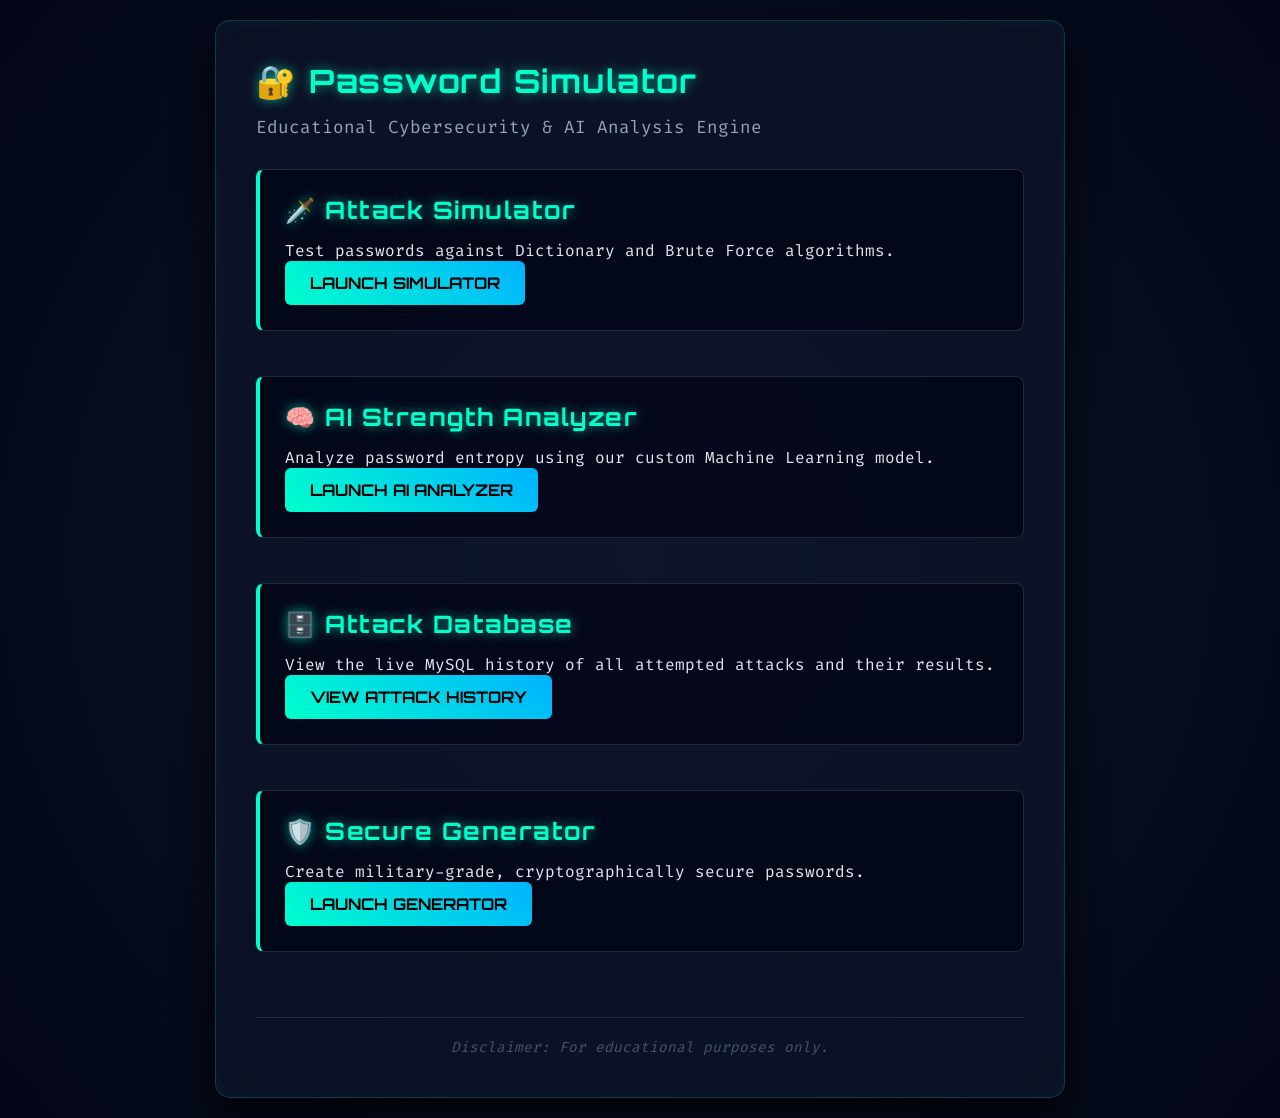
<file: frontend/index.html>
<!DOCTYPE html>
<html lang="en">
<head>
    <meta charset="UTF-8">
    <meta name="viewport" content="width=device-width, initial-scale=1.0">
    <title>Password Simulator</title>
    
    <link href="https://fonts.googleapis.com/css2?family=Fira+Code:wght@400;700&family=Orbitron:wght@500;700&display=swap" rel="stylesheet">
    <link rel="stylesheet" href="style.css">
</head>
<body>
    <div class="container main-menu">
        <h1>🔐 Password Simulator </h1>
        <p class="subtitle">Educational Cybersecurity & AI Analysis Engine</p>
        
        <div class="menu-grid">
            <div class="menu-card">
                <h2>🗡️ Attack Simulator</h2>
                <p>Test passwords against Dictionary and Brute Force algorithms.</p>
                <a href="attack.html" class="btn">Launch Simulator</a>
            </div>

            <div class="menu-card">
                <h2>🧠 AI Strength Analyzer</h2>
                <p>Analyze password entropy using our custom Machine Learning model.</p>
                <a href="strength.html" class="btn">Launch AI Analyzer</a>
            </div>

            <div class="menu-card">
                <h2>🗄️ Attack Database</h2>
                <p>View the live MySQL history of all attempted attacks and their results.</p>
                <a href="history.html" class="btn">View Attack History</a>
            </div>

            <div class="menu-card">
                <h2>🛡️ Secure Generator</h2>
                <p>Create military-grade, cryptographically secure passwords.</p>
                <a href="generator.html" class="btn">Launch Generator</a>
            </div>

        </div>

        <div class="footer">
            <p><em>Disclaimer: For educational purposes only.</em></p>
        </div>
    </div>
</body>
</html>
</file>
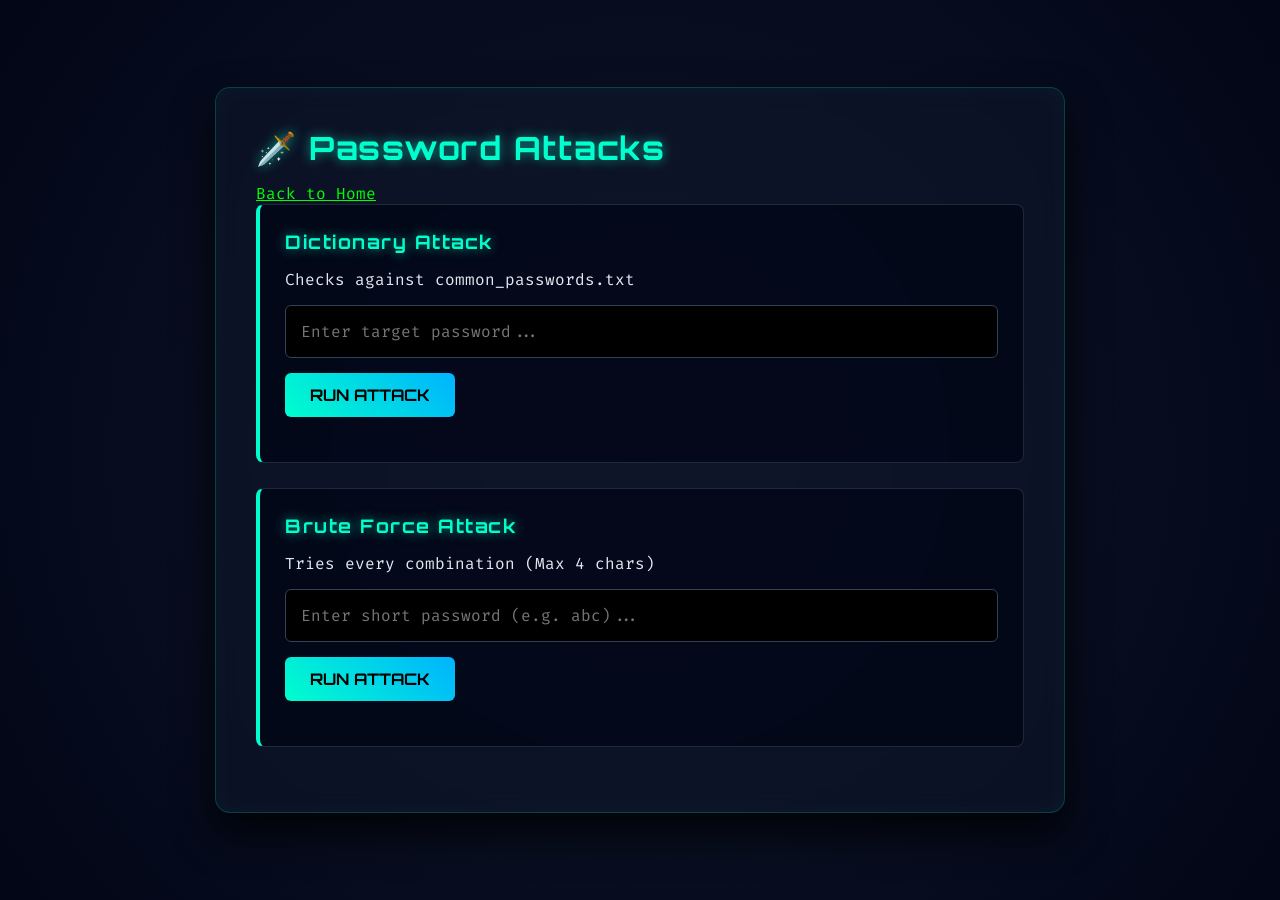
<file: frontend/attack.html>
<!DOCTYPE html>
<html lang="en">
<head>
    <meta charset="UTF-8">
    <title>Attacks - Password Simulator</title>
    <link href="https://fonts.googleapis.com/css2?family=Fira+Code:wght@400;700&family=Orbitron:wght@500;700&display=swap" rel="stylesheet">
    <link rel="stylesheet" href="style.css">
</head>
<body>
    <div class="container">
        <h1>🗡️ Password Attacks</h1>
        <a href="index.html" style="color: #00ff00;">Back to Home</a>

        <div class="attack-box">
            <h3>Dictionary Attack</h3>
            <p>Checks against common_passwords.txt</p>
            <input type="text" id="dictInput" placeholder="Enter target password...">
            <button onclick="runDictionaryAttack()">Run Attack</button>
            <div id="dictResult" class="result-box"></div>
        </div>

        <div class="attack-box">
            <h3>Brute Force Attack</h3>
            <p>Tries every combination (Max 4 chars)</p>
            <input type="text" id="bruteInput" placeholder="Enter short password (e.g. abc)...">
            <button onclick="runBruteForce()">Run Attack</button>
            <div id="bruteResult" class="result-box"></div>
        </div>
    </div>

    <script src="script.js"></script>
</body>
</html>
</file>
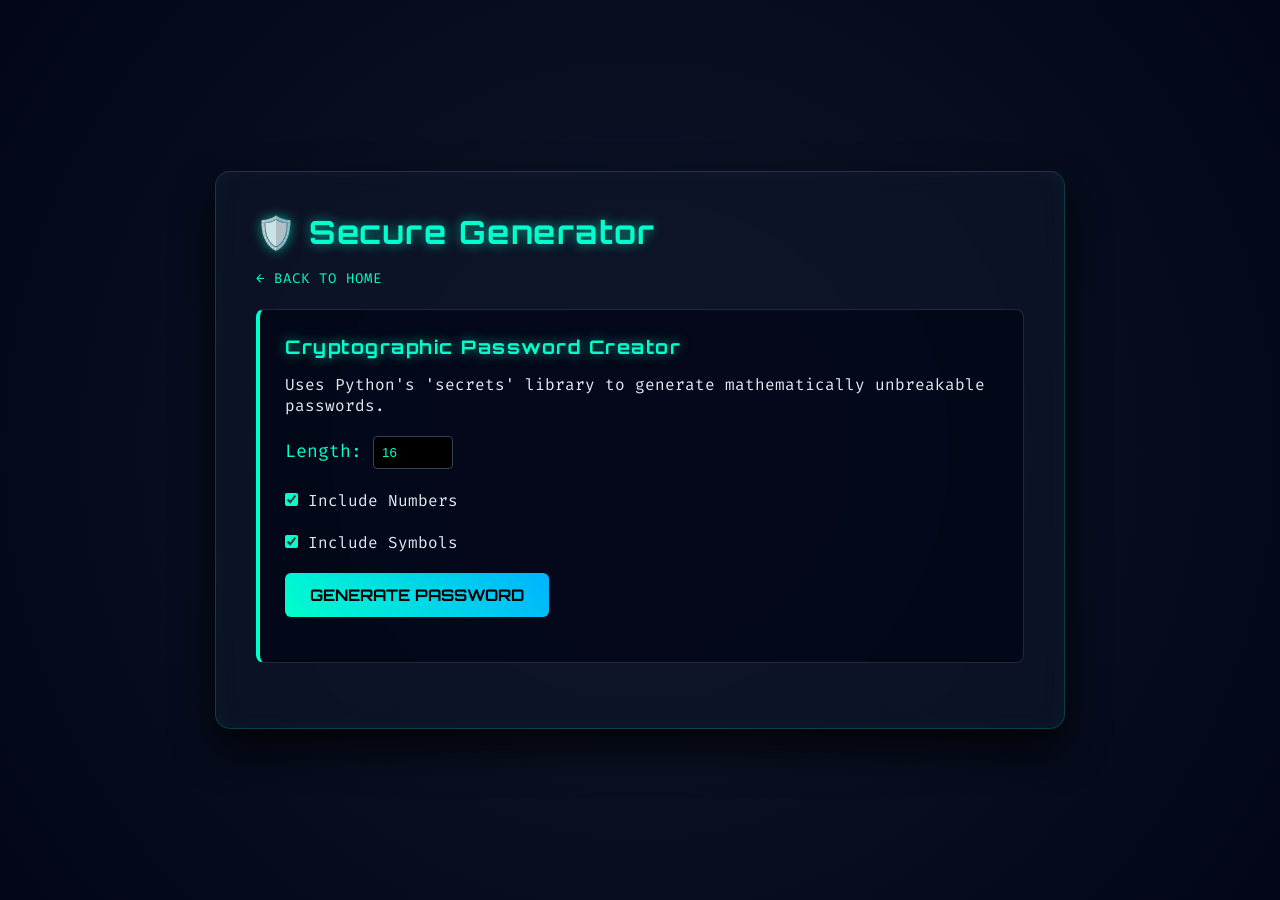
<file: frontend/generator.html>
<!DOCTYPE html>
<html lang="en">
<head>
    <meta charset="UTF-8">
    <title>Secure Generator - Password Simulator</title>
    <link href="https://fonts.googleapis.com/css2?family=Fira+Code:wght@400;700&family=Orbitron:wght@500;700&display=swap" rel="stylesheet">
    <link rel="stylesheet" href="style.css">
</head>
<body>
    <div class="container">
        <h1>🛡️ Secure Generator</h1>
        <a href="index.html" class="back-link">← Back to Home</a>

        <div class="attack-box">
            <h3>Cryptographic Password Creator</h3>
            <p>Uses Python's 'secrets' library to generate mathematically unbreakable passwords.</p>
            
            <div style="margin: 20px 0; font-family: 'Fira Code', monospace;">
                <label style="color: #00ffcc; font-size: 18px;">Length: </label>
                <input type="number" id="genLength" value="16" min="8" max="128" style="width: 80px; padding: 8px; background: #000; color: #00ffcc; border: 1px solid #334155; border-radius: 4px; outline: none;">
                
                <br><br>
                <label style="color: #e2e8f0; cursor: pointer;"><input type="checkbox" id="genNumbers" checked style="accent-color: #00ffcc;"> Include Numbers</label>
                <br><br>
                <label style="color: #e2e8f0; cursor: pointer;"><input type="checkbox" id="genSymbols" checked style="accent-color: #00ffcc;"> Include Symbols</label>
            </div>

            <button onclick="generatePassword()">Generate Password</button>
            <div id="genResult" class="result-box"></div>
        </div>
    </div>

    <script src="script.js"></script>
</body>
</html>
</file>
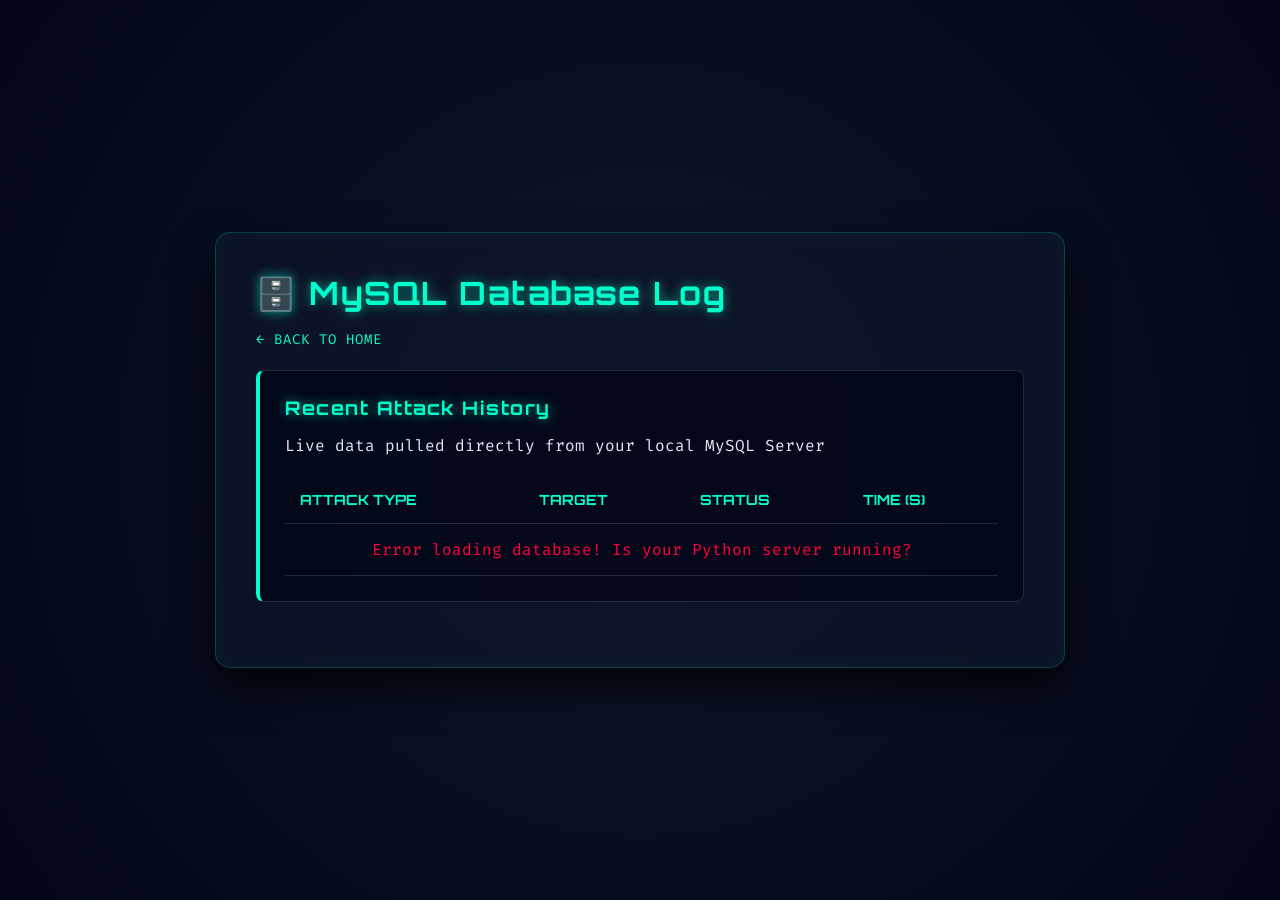
<file: frontend/history.html>
<!DOCTYPE html>
<html lang="en">
<head>
    <meta charset="UTF-8">
    <title>Attack History - Password Simulator</title>
    <link href="https://fonts.googleapis.com/css2?family=Fira+Code:wght@400;700&family=Orbitron:wght@500;700&display=swap" rel="stylesheet">
    <link rel="stylesheet" href="style.css">
</head>
<body>
    <div class="container">
        <h1>🗄️ MySQL Database Log</h1>
        <a href="index.html" class="back-link">← Back to Home</a>

        <div class="attack-box">
            <h3>Recent Attack History</h3>
            <p>Live data pulled directly from your local MySQL Server</p>
            
            <table>
                <thead>
                    <tr>
                        <th>Attack Type</th>
                        <th>Target</th>
                        <th>Status</th>
                        <th>Time (s)</th>
                    </tr>
                </thead>
                <tbody id="historyTableBody">
                    <tr><td colspan="4" style="text-align:center;">Loading database... ⏳</td></tr>
                </tbody>
            </table>
        </div>
    </div>

    <script src="script.js"></script>
</body>
</html>
</file>
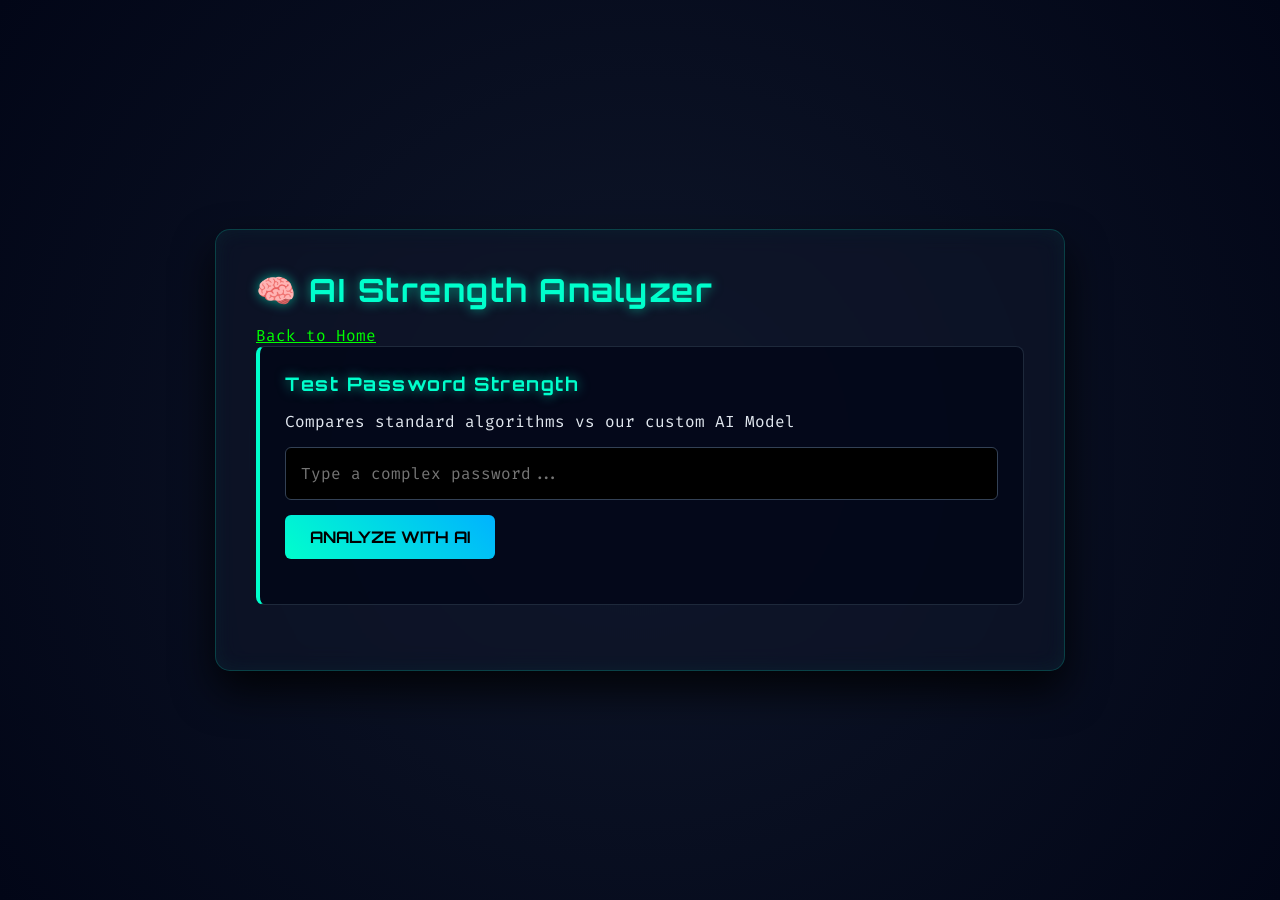
<file: frontend/strength.html>
<!DOCTYPE html>
<html lang="en">
<head>
    <meta charset="UTF-8">
    <title>AI Strength Checker - Password Simulator</title>
    <link href="https://fonts.googleapis.com/css2?family=Fira+Code:wght@400;700&family=Orbitron:wght@500;700&display=swap" rel="stylesheet">
    <link rel="stylesheet" href="style.css">
</head>
<body>
    <div class="container">
        <h1>🧠 AI Strength Analyzer</h1>
        <a href="index.html" style="color: #00ff00;">Back to Home</a>

        <div class="attack-box">
            <h3>Test Password Strength</h3>
            <p>Compares standard algorithms vs our custom AI Model</p>
            <input type="text" id="strengthInput" placeholder="Type a complex password...">
            <button onclick="checkStrength()">Analyze with AI</button>
            <div id="strengthResult" class="result-box"></div>
        </div>
    </div>

    <script src="script.js"></script>
</body>
</html>
</file>
<file: frontend/style.css>
/* --- ADVANCED CYBER THEME --- */
* {
    box-sizing: border-box;
    margin: 0;
    padding: 0;
}

body {
    /* Deep dark radial gradient background */
    background: radial-gradient(circle at center, #0f172a 0%, #020617 100%);
    color: #e2e8f0;
    font-family: 'Fira Code', monospace; /* Hacker font for regular text */
    min-height: 100vh;
    display: flex;
    justify-content: center;
    align-items: center;
    padding: 20px;
}

h1, h2, h3 {
    font-family: 'Orbitron', sans-serif; /* Sci-fi font for headers */
    color: #00ffcc; /* Neon Cyan */
    text-shadow: 0 0 12px rgba(0, 255, 204, 0.6);
    letter-spacing: 1.5px;
    margin-bottom: 15px;
}

/* --- GLASSMORPHISM CONTAINERS --- */
.container {
    background: rgba(15, 23, 42, 0.6);
    backdrop-filter: blur(12px); /* Frosted glass effect */
    border: 1px solid rgba(0, 255, 204, 0.2);
    border-radius: 15px;
    padding: 40px;
    max-width: 850px;
    width: 100%;
    box-shadow: 0 20px 40px rgba(0, 0, 0, 0.8), inset 0 0 20px rgba(0, 255, 204, 0.05);
}

.attack-box, .menu-card {
    background: rgba(2, 6, 23, 0.8);
    border: 1px solid #1e293b;
    border-left: 4px solid #00ffcc; /* Cool accent line */
    border-radius: 8px;
    padding: 25px;
    margin-bottom: 25px;
    transition: all 0.3s ease;
}

/* Hover Animations */
.attack-box:hover, .menu-card:hover {
    transform: translateY(-5px) scale(1.01);
    border-color: #00ffcc;
    box-shadow: 0 10px 25px rgba(0, 255, 204, 0.15);
}

.menu-grid {
    display: flex;
    flex-direction: column;
    gap: 20px;
    margin-top: 30px;
}

.subtitle {
    color: #94a3b8;
    font-size: 1.1rem;
    margin-bottom: 30px;
}

/* --- GLOWING INPUTS & BUTTONS --- */
input[type="text"] {
    width: 100%;
    padding: 15px;
    margin: 15px 0;
    background: #000000;
    border: 1px solid #334155;
    color: #00ffcc;
    border-radius: 6px;
    font-size: 16px;
    font-family: 'Fira Code', monospace;
    outline: none;
    transition: 0.3s;
}

input[type="text"]:focus {
    border-color: #00ffcc;
    box-shadow: 0 0 15px rgba(0, 255, 204, 0.4);
}

button, .btn {
    background: linear-gradient(45deg, #00ffcc, #00b3ff);
    color: #000;
    border: none;
    padding: 12px 25px;
    border-radius: 6px;
    cursor: pointer;
    font-size: 16px;
    font-family: 'Orbitron', sans-serif;
    font-weight: 700;
    text-transform: uppercase;
    transition: 0.3s;
    text-decoration: none;
    display: inline-block;
}

button:hover, .btn:hover {
    transform: scale(1.05);
    box-shadow: 0 0 20px rgba(0, 255, 204, 0.6);
}

/* --- CRT TERMINAL EFFECT --- */
.result-box {
    margin-top: 20px;
}

.result-box pre {
    background: #050505;
    color: #39ff14; /* True Hacker Green */
    padding: 20px;
    border-radius: 8px;
    border: 1px solid #39ff14;
    overflow-x: auto;
    font-size: 15px;
    text-shadow: 0 0 5px rgba(57, 255, 20, 0.6);
    position: relative;
    box-shadow: inset 0 0 10px rgba(57, 255, 20, 0.1);
}

/* --- LINKS & FOOTER --- */
a.back-link {
    color: #00ffcc;
    text-decoration: none;
    font-size: 14px;
    text-transform: uppercase;
    letter-spacing: 1px;
    display: inline-block;
    margin-bottom: 20px;
    border-bottom: 1px solid transparent;
    transition: 0.3s;
}

a.back-link:hover {
    border-bottom: 1px solid #00ffcc;
    text-shadow: 0 0 8px rgba(0, 255, 204, 0.8);
}

.footer {
    margin-top: 40px;
    text-align: center;
    color: #475569;
    font-size: 0.9rem;
    border-top: 1px solid #1e293b;
    padding-top: 20px;
}
/* --- DATABASE TABLE EFFECT --- */
table {
    width: 100%;
    border-collapse: collapse;
    margin-top: 20px;
    font-family: 'Fira Code', monospace;
}
th, td {
    padding: 15px;
    text-align: left;
    border-bottom: 1px solid #1e293b;
}
th {
    color: #00ffcc;
    text-transform: uppercase;
    font-family: 'Orbitron', sans-serif;
    font-size: 14px;
}
tr:hover {
    background-color: rgba(0, 255, 204, 0.05);
}
.success-true { color: #39ff14; font-weight: bold; } /* Neon Green */
.success-false { color: #ff003c; font-weight: bold; } /* Neon Red */
</file>
